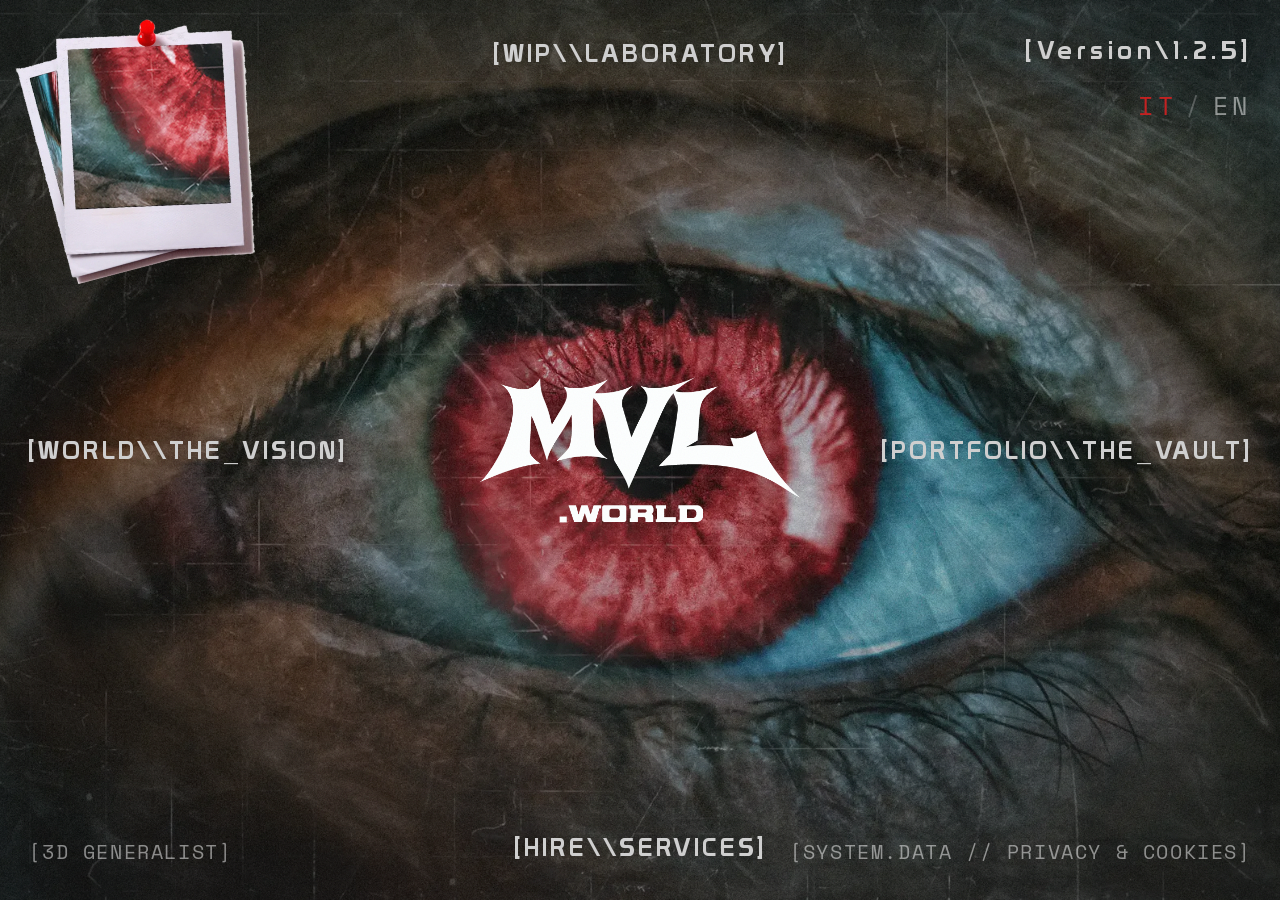
<file: index.html>
<!DOCTYPE html>
<html lang="en">
<head>
  <meta charset="UTF-8">
  <meta name="viewport" content="width=device-width, initial-scale=1.0, viewport-fit=cover">
  <title>MVL // CONTROL</title>
  <link rel="preconnect" href="https://fonts.googleapis.com">
  <link rel="preconnect" href="https://fonts.gstatic.com" crossorigin>
  <link rel="stylesheet" href="https://fonts.googleapis.com/css2?family=Space+Mono:ital,wght@0,400;0,700;1,400&display=swap">
  <link rel="stylesheet" href="css/style.css">
  <style>
    html, body {
      overflow: hidden;
      height: 100%;
      height: 100dvh;
    }

    /* ── BACKGROUND ── */
    .bg {
      position: fixed;
      inset: 0;
      background: url('assets/occhio.webp') center center / cover no-repeat;
      z-index: 0;
    }
    .bg::after {
      content: '';
      position: absolute;
      inset: 0;
      background: radial-gradient(ellipse at center, rgba(8,8,8,0.15) 0%, rgba(8,8,8,0.55) 100%);
    }

    /* ── SHELL ── */
    .shell {
      position: relative;
      z-index: 1;
      width: 100vw;
      height: 100vh;
      height: 100dvh;
    }

    /* ── NAV LINKS — tutto in vw per scaling proporzionale ── */
    .nav-link {
      font-family: 'Prototype', var(--font);
      font-size: min(2.22vw, 32px);
      letter-spacing: 0.38em;
      text-transform: uppercase;
      color: var(--text);
      background: none;
      border: none;
      padding: 0;
      white-space: nowrap;
      transition: color 0.25s;
    }
    .nav-link:hover {
      color: var(--teal);
      animation: glitch 0.4s steps(1) infinite;
    }

    @keyframes glitch {
      0%   { text-shadow: none; transform: translate(0); }
      20%  { text-shadow: -2px 0 var(--red), 2px 0 var(--teal); transform: translate(-1px, 0); }
      40%  { text-shadow: 2px 0 var(--red), -2px 0 var(--teal); transform: translate(1px, 0); clip-path: inset(10% 0 80% 0); }
      60%  { text-shadow: none; transform: translate(0); clip-path: none; }
      70%  { text-shadow: -3px 0 var(--teal); transform: translate(2px, 1px); }
      80%  { text-shadow: 3px 0 var(--red); transform: translate(-1px, 0); clip-path: inset(60% 0 20% 0); }
      100% { text-shadow: none; transform: translate(0); clip-path: none; }
    }

    /* ── TOP-LEFT: polaroid ── */
    .logo-polaroid {
      position: absolute;
      top: min(1.67vw, 24px);
      left: min(1.94vw, 28px);
      width: min(22.4vw, 322px);
      transform: rotate(-6deg);
    }
    .logo-polaroid img { width: 100%; }

    /* ── TOP-CENTER ── */
    .nav-top {
      position: absolute;
      top: min(2.22vw, 32px);
      left: 50%;
      transform: translateX(-50%);
    }

    /* ── TOP-RIGHT: badge versione ── */
    .sys-badges {
      position: absolute;
      top: min(1.94vw, 28px);
      right: min(2.22vw, 32px);
      display: flex;
      flex-direction: column;
      align-items: flex-end;
      gap: 6px;
    }
    .badge {
      font-family: 'Prototype', var(--font);
      font-size: min(2.22vw, 32px);
      letter-spacing: 0.18em;
      color: var(--text);
      cursor: default;
      transition: color 0.2s;
    }

    /* ── CENTER: logo ── */
    .center-block {
      position: absolute;
      top: 50%;
      left: 50%;
      transform: translate(-50%, -50%);
      display: flex;
      align-items: center;
      justify-content: center;
    }
    .scan-frame {
      position: relative;
      padding: min(1.67vw, 24px) min(2.5vw, 36px);
    }
    .center-logo {
      width: min(40.6vw, 585px);
      display: block;
      filter: drop-shadow(0 2px 20px rgba(0,0,0,0.5));
    }

    /* ── MIDDLE-LEFT ── */
    .nav-left {
      position: absolute;
      top: 50%;
      left: min(2.22vw, 32px);
      transform: translateY(-50%);
    }

    /* ── MIDDLE-RIGHT ── */
    .nav-right {
      position: absolute;
      top: 50%;
      right: min(2.22vw, 32px);
      transform: translateY(-50%);
    }

    /* ── BOTTOM-CENTER ── */
    .nav-bottom {
      position: absolute;
      bottom: min(2.22vw, 32px);
      left: 50%;
      transform: translateX(-50%);
    }

    /* ── BOTTOM-LEFT: quote ── */
    .quote {
      position: absolute;
      bottom: min(2.22vw, 32px);
      left: min(2.22vw, 32px);
      font-family: var(--font);
      font-size: min(1.6vw, 23px);
      letter-spacing: 0.16em;
      color: var(--text-dim);
    }

    /* ── BOTTOM-RIGHT: privacy link ── */
    .system-data {
      position: absolute;
      bottom: min(2.22vw, 32px);
      right: min(2.22vw, 32px);
      font-family: var(--font);
      font-size: min(1.6vw, 23px);
      letter-spacing: 0.16em;
      color: var(--text-dim);
      cursor: pointer;
      transition: color 0.2s;
      text-decoration: none;
    }
    .system-data:hover { color: var(--red); }

    /* ── BUSSOLA COMPATTA — Mac / laptop / 1080p (1025–1700px) ──
       Stesso layout desktop, ma elementi rimpiccioliti così i link
       laterali non entrano nel logo e in basso non si sovrappongono. ── */
    @media (min-width: 1025px) and (max-width: 1700px) {
      .nav-link    { font-size: 25px; letter-spacing: 0.12em; }
      .center-logo { width: min(26vw, 320px); }
      .logo-polaroid { width: min(18vw, 240px); }
      .quote       { font-size: 20px; letter-spacing: 0.08em; }
      .system-data { font-size: 20px; letter-spacing: 0.08em; }
      .badge       { font-size: 25px; }
    }

    /* ── TABLET / SECONDO MONITOR / SCHERMI BASSI ──
       Il layout "bussola" assoluto serve solo a schermi grandi E alti.
       In tutti gli altri casi (tablet, Mac, finestre basse) si impila in
       colonna così niente si sovrappone. ── */
    @media (max-width: 1024px) {
      /* permetti lo scroll se serve, niente clipping */
      html, body { overflow-y: auto; }

      .shell {
        display: flex;
        flex-direction: column;
        align-items: center;
        justify-content: center;
        gap: 28px;
        min-height: 100vh;
        min-height: 100dvh;
        height: auto;
        padding: 90px 24px;
        box-sizing: border-box;
      }

      /* version resta in alto a destra */
      .sys-badges {
        position: absolute;
        top: 16px; right: 16px;
        gap: 4px;
      }
      .badge { font-size: 13px; letter-spacing: 0.14em; }

      /* [3D GENERALIST] in alto a sinistra */
      .quote {
        position: absolute;
        top: 16px; left: 16px;
        bottom: auto; right: auto;
        font-size: 13px;
        letter-spacing: 0.14em;
      }

      /* Nascondi decorativi che causano sovrapposizioni */
      .logo-polaroid, .system-data { display: none; }

      /* Nav e logo escono dal flusso assoluto → entrano nel flex */
      .nav-top, .nav-left, .nav-right, .nav-bottom,
      .center-block {
        position: static;
        transform: none;
        flex-shrink: 0;
      }

      /* Ordine: LABORATORY, THE_VAULT, logo, THE_VISION, SERVICES */
      .nav-top    { order: 1; }
      .nav-right  { order: 2; }
      .center-block { order: 3; }
      .nav-left   { order: 4; }
      .nav-bottom { order: 5; }

      .nav-link { font-size: 18px; letter-spacing: 0.22em; }
      .center-logo { width: min(48vw, 400px); }
      .scan-frame { padding: 8px 0; }
    }

    /* ── TELEFONO (≤768px) — testo più piccolo ── */
    @media (max-width: 768px) {
      .shell { gap: 18px; padding: 70px 16px; }
      .badge { font-size: 11px; letter-spacing: 0.12em; }
      .nav-link { font-size: 13px; letter-spacing: 0.16em; }
      .center-logo { width: 62vw; }
    }

    @media (prefers-reduced-motion: reduce) {
      .nav-link:hover { animation: none; }
    }
  </style>
</head>
<body>

  <div class="bg"></div>

  <div class="shell">

    <!-- top-left polaroid -->
    <a href="vault.html" class="logo-polaroid">
      <img src="assets/rettangolo11.webp" alt="MVL" loading="lazy">
    </a>

    <!-- top-center -->
    <div class="nav-top">
      <a href="laboratory.html" class="nav-link">[WIP\\LABORATORY]</a>
    </div>

    <!-- top-right badge -->
    <div class="sys-badges">
      <div class="badge" id="version-tag">[Version\1.0.0]</div>
      <div class="lang-toggle">
        <button data-lang="it" onclick="MVL_I18N.setLang('it')">IT</button>
        <span class="sep">/</span>
        <button data-lang="en" onclick="MVL_I18N.setLang('en')">EN</button>
      </div>
    </div>

    <!-- center logo with scan frame -->
    <div class="center-block">
      <div class="scan-frame">
        <img src="assets/1x/Risorsa 5.png" alt="MVL Logo" class="center-logo">
      </div>
    </div>

    <!-- middle-left -->
    <div class="nav-left">
      <a href="vision.html" class="nav-link">[WORLD\\THE_VISION]</a>
    </div>

    <!-- middle-right -->
    <div class="nav-right">
      <a href="vault.html" class="nav-link">[PORTFOLIO\\THE_VAULT]</a>
    </div>

    <!-- bottom-center -->
    <div class="nav-bottom">
      <a href="services.html" class="nav-link">[HIRE\\SERVICES]</a>
    </div>

    <!-- bottom-left label -->
    <div class="quote">[3D GENERALIST]</div>

    <!-- bottom-right privacy link -->
    <a href="privacy.html" class="system-data">[SYSTEM.DATA // PRIVACY &amp; COOKIES]</a>

  </div>

  <script src="js/i18n.js"></script>
  <script src="js/main.js"></script>
</body>
</html>
</file>
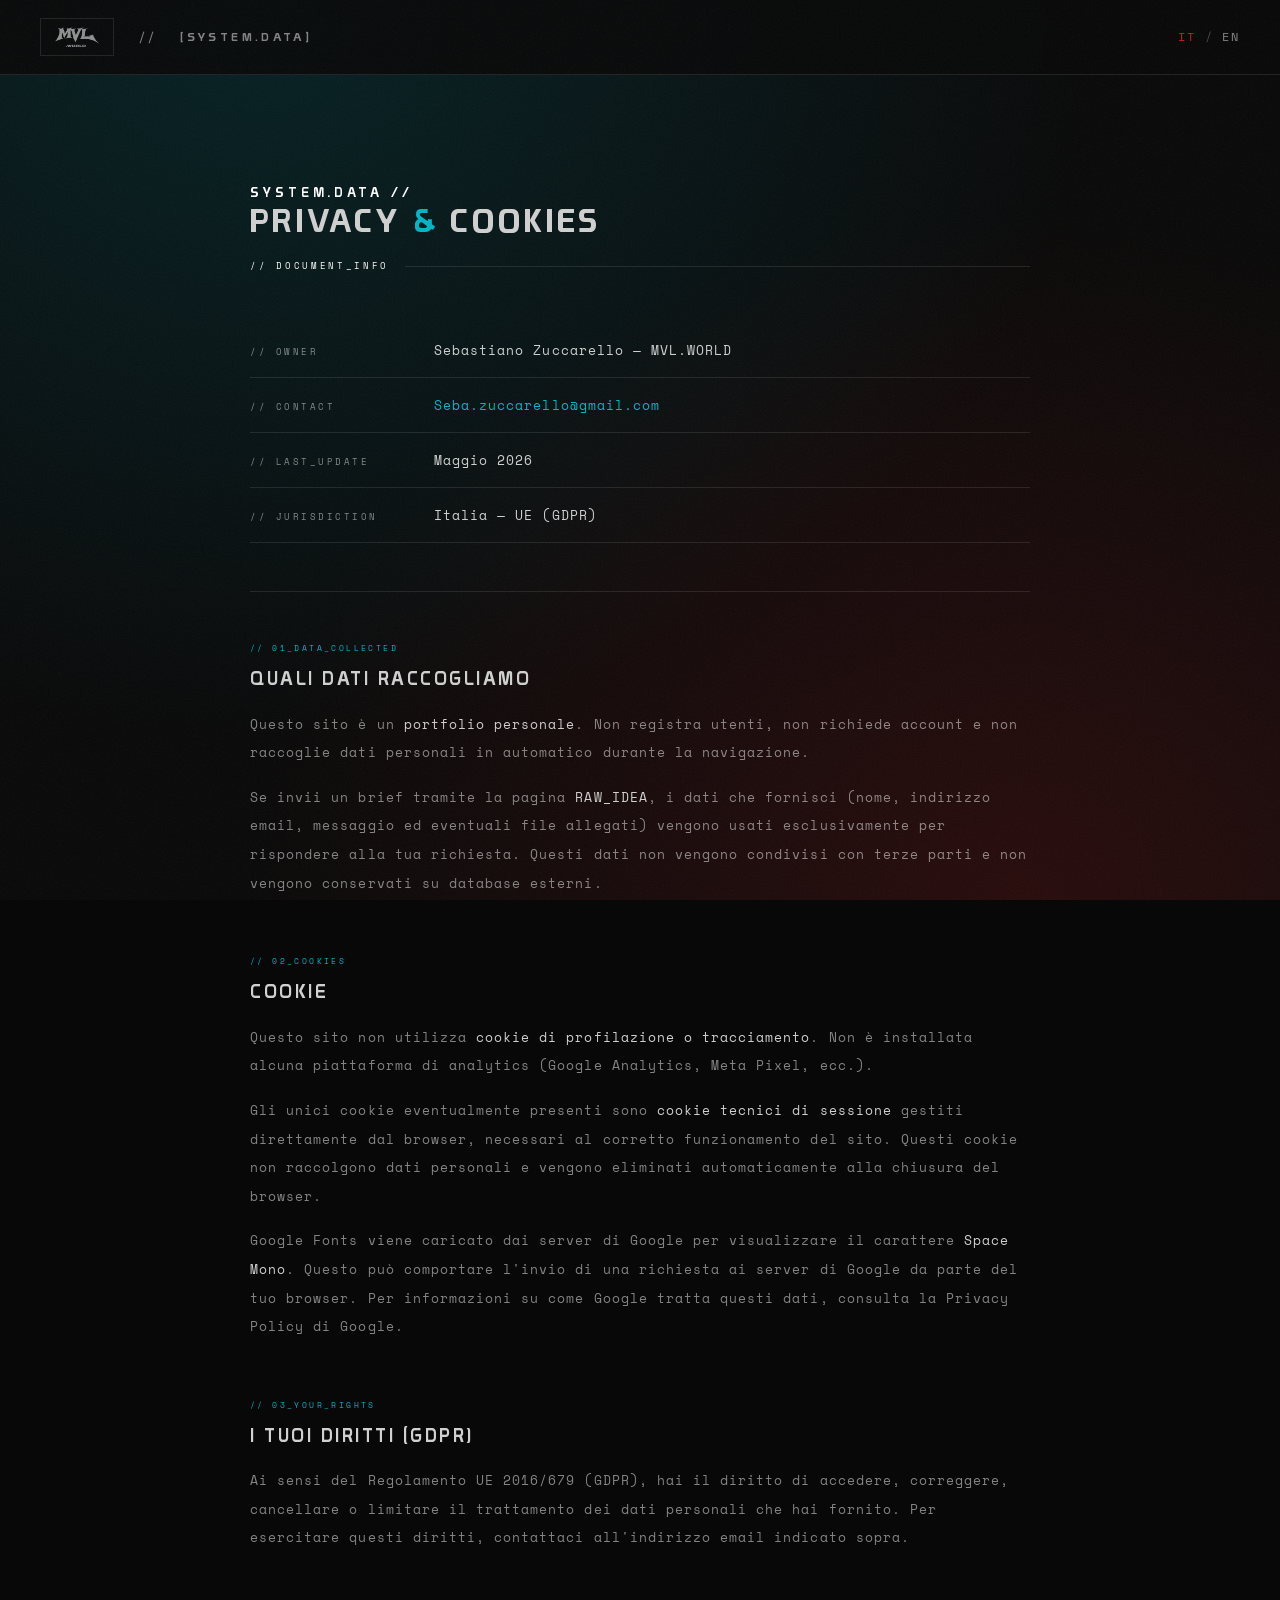
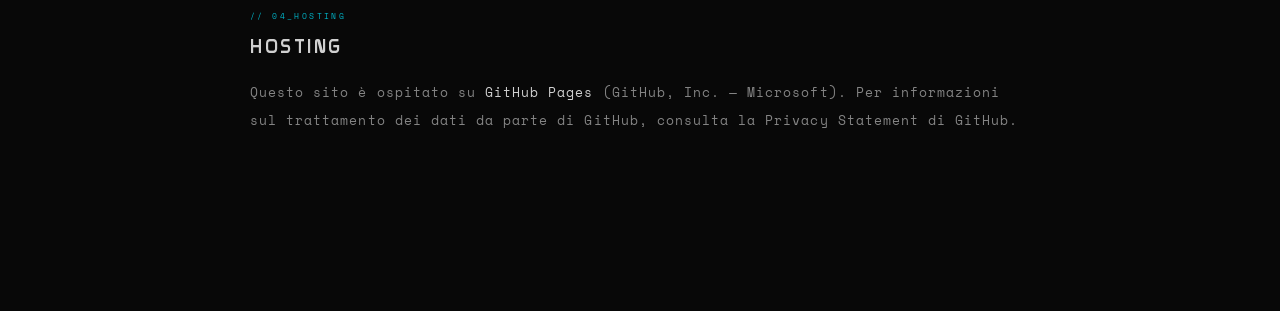
<file: privacy.html>
<!DOCTYPE html>
<html lang="en">
<head>
  <meta charset="UTF-8">
  <meta name="viewport" content="width=device-width, initial-scale=1.0, viewport-fit=cover">
  <title>MVL // SYSTEM.DATA</title>
  <link rel="preconnect" href="https://fonts.googleapis.com">
  <link rel="preconnect" href="https://fonts.gstatic.com" crossorigin>
  <link rel="stylesheet" href="https://fonts.googleapis.com/css2?family=Space+Mono:ital,wght@0,400;0,700;1,400&display=swap">
  <link rel="stylesheet" href="css/style.css">
  <style>
    body { overflow-x: hidden; }
    .page-title  { font-family: 'Prototype', var(--font); font-size: 12px; letter-spacing: 0.28em; color: var(--text-dim); }

    main {
      max-width: 860px;
      margin: 0 auto;
      padding: 80px 40px 120px;
    }

    .section-label {
      font-size: 9px;
      letter-spacing: 0.3em;
      color: #fff;
      margin-bottom: 48px;
      display: flex;
      align-items: center;
      gap: 16px;
    }
    .section-label::after { content: ''; flex: 1; height: 1px; background: var(--border); }

    .doc-block {
      margin-bottom: 56px;
    }

    .doc-tag {
      font-size: 8px;
      letter-spacing: 0.3em;
      color: var(--teal);
      margin-bottom: 12px;
    }

    .doc-title {
      font-family: 'Prototype', var(--font);
      font-size: 18px;
      letter-spacing: 0.14em;
      color: var(--text);
      text-transform: uppercase;
      margin-bottom: 20px;
      line-height: 1.2;
    }

    .doc-text {
      font-size: 13px;
      letter-spacing: 0.08em;
      color: var(--text-dim);
      line-height: 2.2;
    }
    .doc-text p { margin-bottom: 16px; }
    .doc-text em { color: var(--text); font-style: normal; }

    .doc-divider {
      height: 1px;
      background: var(--border);
      margin: 48px 0;
    }

    .meta-row {
      display: flex;
      align-items: baseline;
      gap: 24px;
      padding: 14px 0;
      border-bottom: 1px solid var(--border);
    }
    .meta-label {
      font-size: 9px;
      letter-spacing: 0.28em;
      color: var(--text-dim);
      text-transform: uppercase;
      flex-shrink: 0;
      width: 160px;
    }
    .meta-value {
      font-size: 13px;
      letter-spacing: 0.08em;
      color: var(--text);
    }
    .meta-value a { color: var(--teal); text-decoration: none; }
    .meta-value a:hover { color: #fff; }

    @media (max-width: 768px) {
      main { padding: 36px 16px 80px; }
      .meta-row { flex-direction: column; gap: 6px; }
      .meta-label { width: auto; }
    }
  </style>
</head>
<body class="mvl-bg-drift">

  <header class="mvl-header">
    <div class="header-left">
      <a href="index.html" class="back-link nav-link"><img src="assets/1x/Risorsa 5.png" alt="MVL" class="header-logo"></a>
      <span class="separator">//</span>
      <span class="page-title">[SYSTEM.DATA]</span>
    </div>
    <div class="header-right">
      <div class="lang-toggle">
        <button data-lang="it" onclick="MVL_I18N.setLang('it')">IT</button>
        <span class="sep">/</span>
        <button data-lang="en" onclick="MVL_I18N.setLang('en')">EN</button>
      </div>
    </div>
  </header>

  <main>
    <div class="page-top-label">
      <div>
        <div class="page-archive-title">SYSTEM.DATA //</div>
        <div class="page-main-title">PRIVACY <span>&amp;</span> COOKIES</div>
      </div>
    </div>

    <div class="section-label">// DOCUMENT_INFO</div>

    <div class="meta-row">
      <span class="meta-label">// OWNER</span>
      <span class="meta-value">Sebastiano Zuccarello — MVL.WORLD</span>
    </div>
    <div class="meta-row">
      <span class="meta-label">// CONTACT</span>
      <span class="meta-value"><a href="mailto:Seba.zuccarello@gmail.com">Seba.zuccarello@gmail.com</a></span>
    </div>
    <div class="meta-row">
      <span class="meta-label">// LAST_UPDATE</span>
      <span class="meta-value" data-i18n="priv.updated">Maggio 2026</span>
    </div>
    <div class="meta-row">
      <span class="meta-label">// JURISDICTION</span>
      <span class="meta-value" data-i18n="priv.jur">Italia — UE (GDPR)</span>
    </div>

    <div class="doc-divider"></div>

    <div class="doc-block">
      <div class="doc-tag">// 01_DATA_COLLECTED</div>
      <div class="doc-title" data-i18n="priv.t1">Quali dati raccogliamo</div>
      <div class="doc-text" data-i18n="priv.b1">
        <p>Questo sito è un <em>portfolio personale</em>. Non registra utenti, non richiede account e non raccoglie dati personali in automatico durante la navigazione.</p>
        <p>Se invii un brief tramite la pagina <em>RAW_IDEA</em>, i dati che fornisci (nome, indirizzo email, messaggio ed eventuali file allegati) vengono usati esclusivamente per rispondere alla tua richiesta. Questi dati non vengono condivisi con terze parti e non vengono conservati su database esterni.</p>
      </div>
    </div>

    <div class="doc-block">
      <div class="doc-tag">// 02_COOKIES</div>
      <div class="doc-title" data-i18n="priv.t2">Cookie</div>
      <div class="doc-text" data-i18n="priv.b2">
        <p>Questo sito non utilizza <em>cookie di profilazione o tracciamento</em>. Non è installata alcuna piattaforma di analytics (Google Analytics, Meta Pixel, ecc.).</p>
        <p>Gli unici cookie eventualmente presenti sono <em>cookie tecnici di sessione</em> gestiti direttamente dal browser, necessari al corretto funzionamento del sito. Questi cookie non raccolgono dati personali e vengono eliminati automaticamente alla chiusura del browser.</p>
        <p>Google Fonts viene caricato dai server di Google per visualizzare il carattere <em>Space Mono</em>. Questo può comportare l'invio di una richiesta ai server di Google da parte del tuo browser. Per informazioni su come Google tratta questi dati, consulta la <a href="https://policies.google.com/privacy" target="_blank" rel="noopener">Privacy Policy di Google</a>.</p>
      </div>
    </div>

    <div class="doc-block">
      <div class="doc-tag">// 03_YOUR_RIGHTS</div>
      <div class="doc-title" data-i18n="priv.t3">I tuoi diritti (GDPR)</div>
      <div class="doc-text" data-i18n="priv.b3">
        <p>Ai sensi del Regolamento UE 2016/679 (GDPR), hai il diritto di accedere, correggere, cancellare o limitare il trattamento dei dati personali che hai fornito. Per esercitare questi diritti, contattaci all'indirizzo email indicato sopra.</p>
      </div>
    </div>

    <div class="doc-block">
      <div class="doc-tag">// 04_HOSTING</div>
      <div class="doc-title" data-i18n="priv.t4">Hosting</div>
      <div class="doc-text" data-i18n="priv.b4">
        <p>Questo sito è ospitato su <em>GitHub Pages</em> (GitHub, Inc. — Microsoft). Per informazioni sul trattamento dei dati da parte di GitHub, consulta la <a href="https://docs.github.com/en/site-policy/privacy-policies/github-general-privacy-statement" target="_blank" rel="noopener">Privacy Statement di GitHub</a>.</p>
      </div>
    </div>

  </main>

  <script src="js/i18n.js"></script>
  <script src="js/main.js"></script>
</body>
</html>
</file>
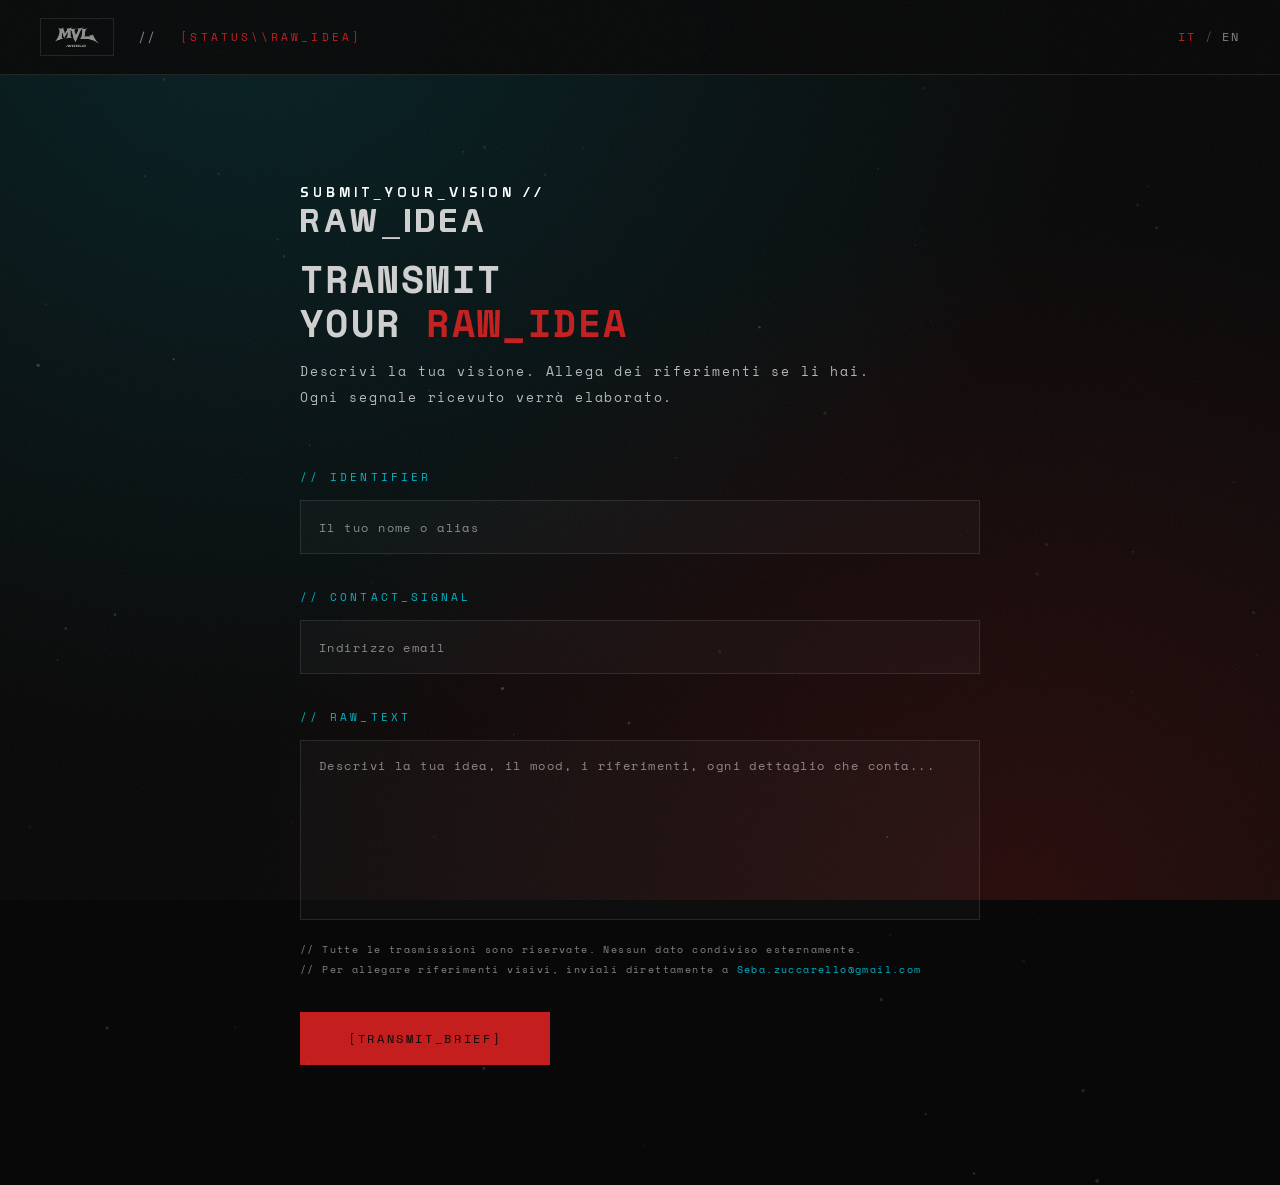
<file: raw-idea.html>
<!DOCTYPE html>
<html lang="en">
<head>
  <meta charset="UTF-8">
  <meta name="viewport" content="width=device-width, initial-scale=1.0, viewport-fit=cover">
  <title>MVL // STATUS\RAW_IDEA</title>
  <link rel="preconnect" href="https://fonts.googleapis.com">
  <link rel="preconnect" href="https://fonts.gstatic.com" crossorigin>
  <link rel="stylesheet" href="https://fonts.googleapis.com/css2?family=Space+Mono:ital,wght@0,400;0,700;1,400&display=swap">
  <link rel="stylesheet" href="css/style.css">
  <style>
    .page-title  { font-size: 11px; letter-spacing: 0.28em; color: var(--red); }

    main {
      max-width: 760px;
      margin: 0 auto;
      padding: 80px 40px 120px;
    }

    .section-label {
      font-size: 9px;
      letter-spacing: 0.3em;
      color: #fff;
      margin-bottom: 48px;
      display: flex;
      align-items: center;
      gap: 16px;
    }
    .section-label::after {
      content: '';
      flex: 1;
      height: 1px;
      background: var(--border);
    }

    .form-heading {
      font-size: 38px;
      font-weight: 700;
      letter-spacing: 0.06em;
      color: var(--text);
      text-transform: uppercase;
      margin-bottom: 14px;
      line-height: 1.15;
    }
    .form-heading span { color: var(--red); }

    .form-sub {
      font-size: 13px;
      letter-spacing: 0.14em;
      color: rgba(255,255,255,0.7);
      margin-bottom: 56px;
      line-height: 2;
    }

    /* ── FORM ── */
    .brief-form { display: flex; flex-direction: column; gap: 32px; }

    .field-group { display: flex; flex-direction: column; gap: 12px; }

    .field-label {
      font-size: 11px;
      letter-spacing: 0.28em;
      color: var(--teal);
      text-transform: uppercase;
    }

    .field-input,
    .field-textarea {
      background: rgba(255,255,255,0.025);
      border: 1px solid var(--border);
      color: var(--text);
      font-family: var(--font);
      font-size: 13px;
      letter-spacing: 0.1em;
      padding: 16px 18px;
      outline: none;
      transition: border-color 0.25s, background 0.25s;
      width: 100%;
      resize: none;
    }
    .field-input:focus,
    .field-textarea:focus {
      border-color: var(--teal-dim);
      background: rgba(0,180,200,0.04);
    }
    .field-input::placeholder,
    .field-textarea::placeholder {
      color: var(--text-dim);
      font-size: 12px;
      letter-spacing: 0.12em;
    }

    .field-textarea { height: 180px; }

    /* upload zone */
    .upload-zone {
      border: 1px dashed rgba(208,208,208,0.18);
      padding: 44px 20px;
      text-align: center;
      cursor: pointer;
      transition: border-color 0.25s, background 0.25s;
      position: relative;
    }
    .upload-zone:hover {
      border-color: var(--teal-dim);
      background: rgba(0,180,200,0.03);
    }
    .upload-zone input[type="file"] {
      position: absolute;
      inset: 0;
      opacity: 0;
      cursor: pointer;
      width: 100%;
      height: 100%;
    }
    .upload-icon {
      font-size: 11px;
      letter-spacing: 0.2em;
      color: var(--text-dim);
      line-height: 2.4;
    }
    .upload-icon strong {
      display: block;
      font-size: 13px;
      color: var(--text);
      margin-bottom: 8px;
      letter-spacing: 0.15em;
    }
    .upload-preview {
      display: flex;
      flex-wrap: wrap;
      gap: 8px;
      margin-top: 14px;
    }
    .preview-thumb {
      width: 72px;
      height: 72px;
      object-fit: cover;
      border: 1px solid var(--border);
      filter: saturate(0.6);
    }

    /* mode toggle */
    .mode-toggle {
      display: flex;
      gap: 0;
      border: 1px solid var(--border);
      width: fit-content;
    }
    .mode-btn {
      font-family: var(--font);
      font-size: 11px;
      letter-spacing: 0.2em;
      color: var(--text-dim);
      background: transparent;
      border: none;
      padding: 10px 22px;
      cursor: pointer;
      transition: color 0.2s, background 0.2s;
    }
    .mode-btn.active {
      color: var(--bg);
      background: var(--teal);
    }
    .mode-btn:not(.active):hover { color: var(--teal); }

    /* submit */
    .submit-btn {
      font-family: var(--font);
      font-size: 12px;
      letter-spacing: 0.22em;
      text-transform: uppercase;
      color: var(--bg);
      background: var(--red);
      border: none;
      padding: 18px 48px;
      cursor: pointer;
      width: fit-content;
      transition: background 0.25s, letter-spacing 0.25s;
    }
    .submit-btn:hover {
      background: #e02222;
      letter-spacing: 0.28em;
    }

    .form-note {
      font-size: 10px;
      letter-spacing: 0.14em;
      color: var(--text-dim);
      line-height: 2;
      margin-top: -12px;
    }

    /* ── TABLET (769–1100px) ── */
    @media (max-width: 1100px) {
      main { padding: 60px 32px 100px; }
    }

    /* ── MOBILE ── */
    @media (max-width: 768px) {
      main { padding: 32px 16px 80px; }

      .form-heading { font-size: clamp(22px, 7vw, 32px); }
      .form-sub { margin-bottom: 36px; }
      .upload-zone { padding: 28px 16px; }
      .mode-toggle { width: 100%; }
      .mode-btn { flex: 1; padding: 12px 8px; font-size: 10px; }
      .submit-btn { width: 100%; text-align: center; padding: 18px 24px; }
    }
  </style>
</head>
<body class="mvl-bg-drift">

  <canvas id="dust-canvas"></canvas>

  <header class="mvl-header">
    <div class="header-left">
      <a href="index.html" class="back-link nav-link"><img src="assets/1x/Risorsa 5.png" alt="MVL" class="header-logo"></a>
      <span class="separator">//</span>
      <span class="page-title">[STATUS\\RAW_IDEA]</span>
    </div>
    <div class="header-right">
      <div class="lang-toggle">
        <button data-lang="it" onclick="MVL_I18N.setLang('it')">IT</button>
        <span class="sep">/</span>
        <button data-lang="en" onclick="MVL_I18N.setLang('en')">EN</button>
      </div>
    </div>
  </header>

  <main>
    <div class="page-top-label">
      <div>
        <div class="page-archive-title">SUBMIT_YOUR_VISION //</div>
        <div class="page-main-title">RAW_IDEA</div>
      </div>
    </div>

    <div class="form-heading">TRANSMIT<br>YOUR <span>RAW_IDEA</span></div>
    <div class="form-sub" data-i18n="raw.sub">
      Descrivi la tua visione. Allega dei riferimenti se li hai.<br>
      Ogni segnale ricevuto verrà elaborato.
    </div>

    <form class="brief-form" id="brief-form">

      <div class="field-group" id="name-field">
        <label class="field-label" for="input-name">// IDENTIFIER</label>
        <input type="text" id="input-name" name="name" class="field-input" placeholder="Il tuo nome o alias" data-i18n-ph="raw.phName" autocomplete="off">
      </div>

      <div class="field-group" id="contact-field">
        <label class="field-label" for="input-email">// CONTACT_SIGNAL</label>
        <input type="email" id="input-email" name="email" class="field-input" placeholder="Indirizzo email" data-i18n-ph="raw.phEmail" autocomplete="off">
      </div>

      <div class="field-group">
        <label class="field-label" for="input-text">// RAW_TEXT</label>
        <textarea id="input-text" name="message" class="field-textarea" placeholder="Descrivi la tua idea, il mood, i riferimenti, ogni dettaglio che conta..." data-i18n-ph="raw.phText"></textarea>
      </div>

      <div class="form-note" data-i18n="raw.note">
        // Tutte le trasmissioni sono riservate. Nessun dato condiviso esternamente.<br>
        // Per allegare riferimenti visivi, inviali direttamente a <a href="mailto:Seba.zuccarello@gmail.com" style="color:var(--teal);text-decoration:none;">Seba.zuccarello@gmail.com</a>
      </div>

      <button type="submit" class="submit-btn">[TRANSMIT_BRIEF]</button>

    </form>
  </main>

  <script src="js/i18n.js"></script>
  <script src="js/main.js"></script>
  <script src="js/dust.js"></script>
  <script>
    /* form submit — Web3Forms */
    const WEB3_KEY = '43d6a53f-6f24-474f-9ec8-cc85fae14844';

    document.getElementById('brief-form').addEventListener('submit', async e => {
      e.preventDefault();

      const btn     = document.querySelector('.submit-btn');
      const name    = document.getElementById('input-name').value.trim();
      const email   = document.getElementById('input-email').value.trim();
      const message = document.getElementById('input-text').value.trim();

      if (!name || !email || !message) {
        btn.textContent = '[// MISSING FIELDS]';
        setTimeout(() => { btn.textContent = '[TRANSMIT_BRIEF]'; }, 2000);
        return;
      }

      btn.textContent = '[// TRANSMITTING...]';
      btn.disabled = true;

      try {
        const fd = new FormData();
        fd.append('access_key', WEB3_KEY);
        fd.append('subject',    `[RAW_IDEA] ${name}`);
        fd.append('name',       name);
        fd.append('email',      email);
        fd.append('message',    message);
        fd.append('replyto',    email);

        const res = await fetch('https://api.web3forms.com/submit', {
          method: 'POST',
          headers: { 'Accept': 'application/json' },
          body: fd,
        });

        const data = await res.json();

        if (data.success) {
          btn.textContent = '[// TRANSMISSION RECEIVED]';
          document.getElementById('brief-form').reset();
        } else {
          throw new Error(data.message);
        }
      } catch {
        btn.textContent = '[// ERROR — RETRY]';
        btn.disabled = false;
        setTimeout(() => { btn.textContent = '[TRANSMIT_BRIEF]'; }, 3000);
      }
    });
  </script>
</body>
</html>
</file>
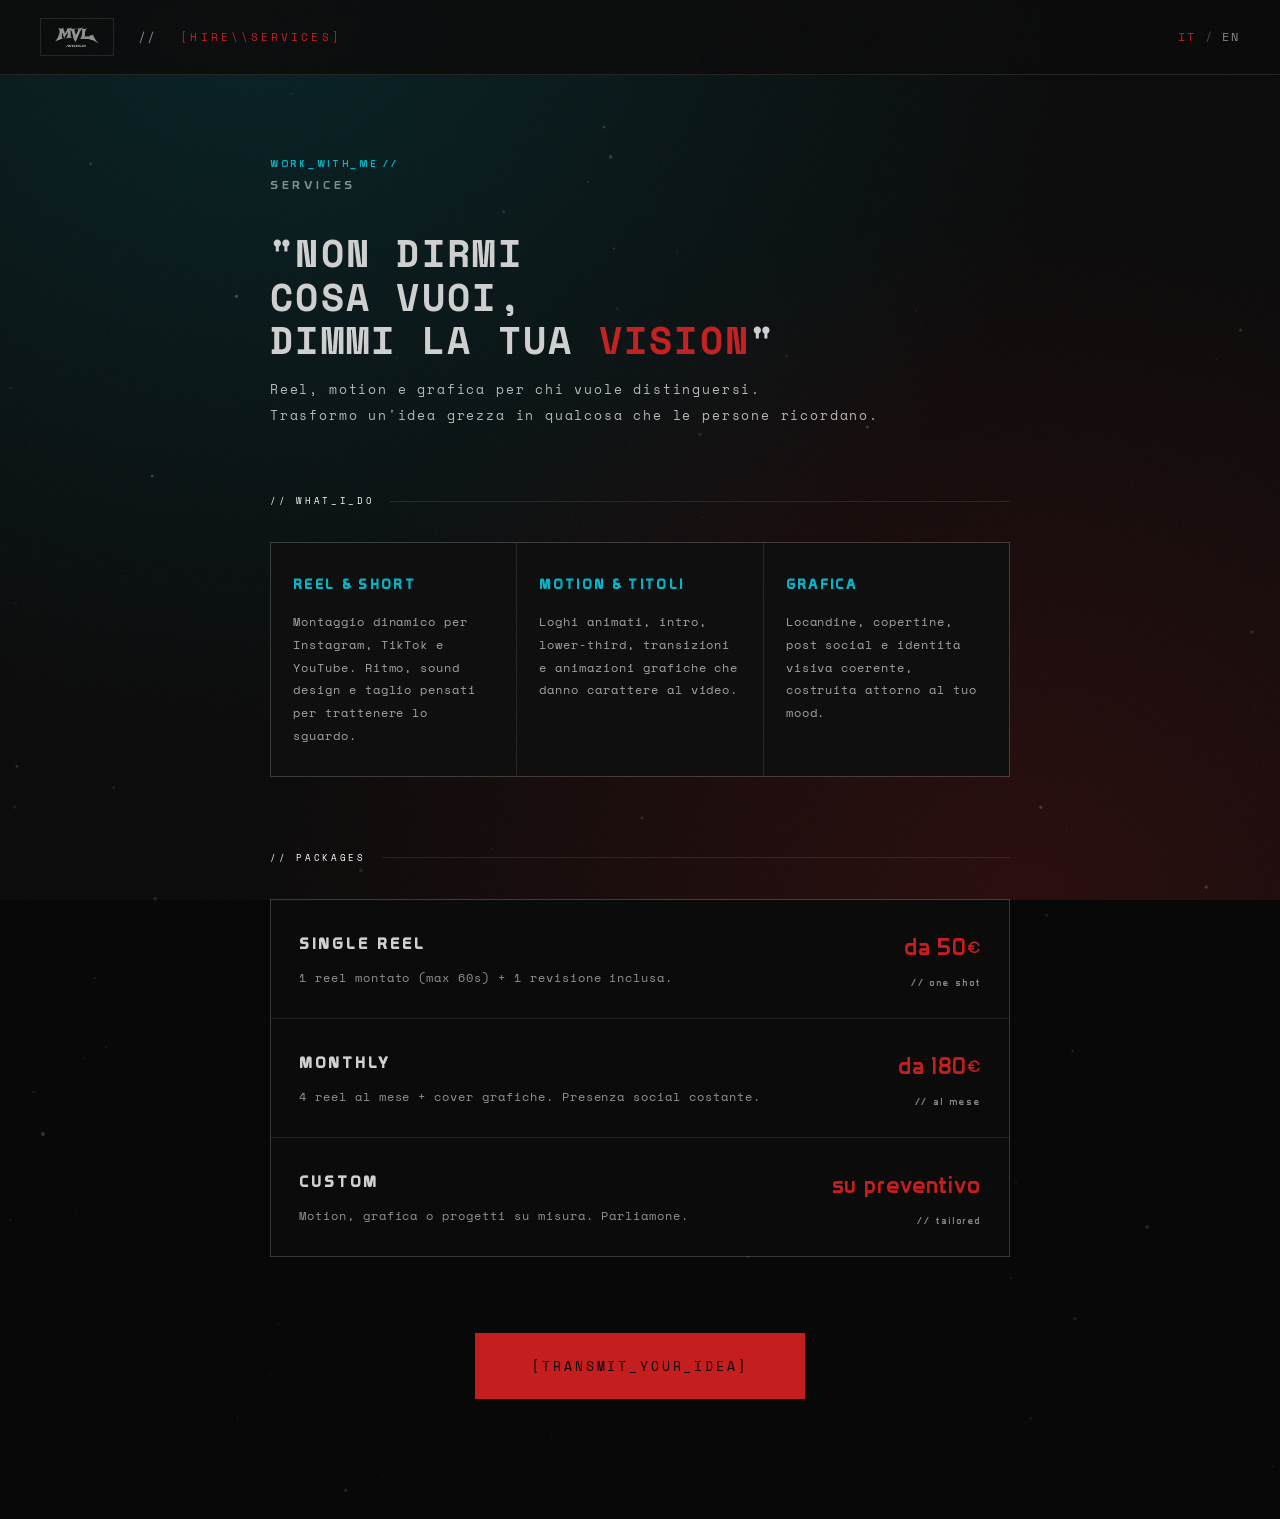
<file: services.html>
<!DOCTYPE html>
<html lang="en">
<head>
  <meta charset="UTF-8">
  <meta name="viewport" content="width=device-width, initial-scale=1.0, viewport-fit=cover">
  <title>MVL // HIRE\SERVICES</title>
  <link rel="preconnect" href="https://fonts.googleapis.com">
  <link rel="preconnect" href="https://fonts.gstatic.com" crossorigin>
  <link rel="stylesheet" href="https://fonts.googleapis.com/css2?family=Space+Mono:ital,wght@0,400;0,700;1,400&display=swap">
  <link rel="stylesheet" href="css/style.css">
  <style>
    .page-title  { font-size: 11px; letter-spacing: 0.28em; color: var(--red); }

    main {
      max-width: 820px;
      margin: 0 auto;
      padding: 80px 40px 120px;
      position: relative;
      z-index: 2;
    }

    .page-archive-title { font-size: 9px; letter-spacing: 0.3em; color: var(--teal); margin-bottom: 6px; }
    .page-main-title    { font-family: 'Prototype', var(--font); font-size: 12px; letter-spacing: 0.3em; color: var(--text-dim); margin-bottom: 40px; }

    .form-heading {
      font-size: 38px;
      font-weight: 700;
      letter-spacing: 0.06em;
      color: var(--text);
      text-transform: uppercase;
      margin-bottom: 14px;
      line-height: 1.15;
    }
    .form-heading span { color: var(--red); }

    .form-sub {
      font-size: 13px;
      letter-spacing: 0.14em;
      color: rgba(255,255,255,0.7);
      margin-bottom: 64px;
      line-height: 2;
    }

    /* ── SERVICES LIST ── */
    .section-label {
      font-size: 9px;
      letter-spacing: 0.3em;
      color: #fff;
      margin-bottom: 32px;
      display: flex;
      align-items: center;
      gap: 16px;
    }
    .section-label::after {
      content: '';
      flex: 1;
      height: 1px;
      background: var(--border);
    }

    .svc-grid {
      display: grid;
      grid-template-columns: repeat(3, 1fr);
      gap: 1px;
      background: var(--border);
      border: 1px solid var(--border);
      margin-bottom: 72px;
    }
    .svc-cell {
      background: #0b0b0b;
      padding: 28px 22px;
    }
    .svc-cell h3 {
      font-family: 'Prototype', var(--font);
      font-size: 13px;
      letter-spacing: 0.18em;
      color: var(--teal);
      text-transform: uppercase;
      margin-bottom: 14px;
    }
    .svc-cell p {
      font-size: 12px;
      letter-spacing: 0.08em;
      color: rgba(255,255,255,0.62);
      line-height: 1.9;
    }

    /* ── PACKAGES ── */
    .pkg-list { display: flex; flex-direction: column; gap: 1px; background: var(--border); border: 1px solid var(--border); margin-bottom: 64px; }
    .pkg {
      background: #0b0b0b;
      display: flex;
      align-items: center;
      justify-content: space-between;
      gap: 24px;
      padding: 26px 28px;
      transition: background 0.25s;
    }
    .pkg:hover { background: rgba(0,180,200,0.04); }
    .pkg-info h4 {
      font-family: 'Prototype', var(--font);
      font-size: 15px;
      letter-spacing: 0.2em;
      color: var(--text);
      text-transform: uppercase;
      margin-bottom: 8px;
    }
    .pkg-info p { font-size: 12px; letter-spacing: 0.08em; color: rgba(255,255,255,0.55); line-height: 1.8; }
    .pkg-price {
      font-family: 'Prototype', var(--font);
      font-size: 22px;
      letter-spacing: 0.04em;
      color: var(--red);
      white-space: nowrap;
    }
    .pkg-price small { display: block; font-size: 9px; letter-spacing: 0.18em; color: var(--text-dim); text-align: right; margin-top: 4px; }

    /* ── CTA ── */
    .cta-block { text-align: center; padding-top: 12px; }
    .cta-line {
      font-family: 'PunkBabe', var(--font);
      font-size: 34px;
      line-height: 1.05;
      color: var(--text);
      margin-bottom: 32px;
    }
    .cta-btn {
      display: inline-block;
      font-family: var(--font);
      font-size: 13px;
      letter-spacing: 0.22em;
      text-transform: uppercase;
      color: var(--bg);
      background: var(--red);
      border: none;
      padding: 20px 56px;
      cursor: pointer;
      text-decoration: none;
      transition: background 0.25s, letter-spacing 0.25s;
    }
    .cta-btn:hover { background: #e02222; letter-spacing: 0.3em; }
    .cta-alt {
      margin-top: 26px;
      font-size: 11px;
      letter-spacing: 0.14em;
      color: var(--text-dim);
      line-height: 2.2;
    }
    .cta-alt a { color: var(--teal); text-decoration: none; }
    .cta-alt a:hover { color: var(--text); }

    /* ── TABLET ── */
    @media (max-width: 1100px) { main { padding: 60px 32px 100px; } }

    /* ── MOBILE ── */
    @media (max-width: 768px) {
      main { padding: 32px 16px 80px; }
      .form-heading { font-size: clamp(22px, 7vw, 32px); }
      .form-sub { margin-bottom: 44px; }
      .svc-grid { grid-template-columns: 1fr; }
      .pkg { flex-direction: column; align-items: flex-start; gap: 14px; }
      .pkg-price { align-self: flex-end; }
      .cta-line { font-size: 26px; }
      .cta-btn { width: 100%; text-align: center; padding: 18px 24px; }
    }
  </style>
</head>
<body class="mvl-bg-drift">

  <canvas id="dust-canvas"></canvas>

  <header class="mvl-header">
    <div class="header-left">
      <a href="index.html" class="back-link nav-link"><img src="assets/1x/Risorsa 5.png" alt="MVL" class="header-logo"></a>
      <span class="separator">//</span>
      <span class="page-title">[HIRE\\SERVICES]</span>
    </div>
    <div class="header-right">
      <div class="lang-toggle">
        <button data-lang="it" onclick="MVL_I18N.setLang('it')">IT</button>
        <span class="sep">/</span>
        <button data-lang="en" onclick="MVL_I18N.setLang('en')">EN</button>
      </div>
    </div>
  </header>

  <main>
    <div class="page-archive-title">WORK_WITH_ME //</div>
    <div class="page-main-title">SERVICES</div>

    <div class="form-heading" data-i18n="svc.heading">"NON DIRMI<br>COSA VUOI,<br>DIMMI LA TUA <span>VISION</span>"</div>
    <div class="form-sub" data-i18n="svc.sub">
      Reel, motion e grafica per chi vuole distinguersi.<br>
      Trasformo un'idea grezza in qualcosa che le persone ricordano.
    </div>

    <!-- SERVICES -->
    <div class="section-label">// WHAT_I_DO</div>
    <div class="svc-grid">
      <div class="svc-cell">
        <h3>Reel &amp; Short</h3>
        <p data-i18n="svc.c1p">Montaggio dinamico per Instagram, TikTok e YouTube. Ritmo, sound design e taglio pensati per trattenere lo sguardo.</p>
      </div>
      <div class="svc-cell">
        <h3 data-i18n="svc.c2h">Motion &amp; Titoli</h3>
        <p data-i18n="svc.c2p">Loghi animati, intro, lower-third, transizioni e animazioni grafiche che danno carattere al video.</p>
      </div>
      <div class="svc-cell">
        <h3 data-i18n="svc.c3h">Grafica</h3>
        <p data-i18n="svc.c3p">Locandine, copertine, post social e identità visiva coerente, costruita attorno al tuo mood.</p>
      </div>
    </div>

    <!-- PACKAGES -->
    <div class="section-label">// PACKAGES</div>
    <div class="pkg-list">
      <div class="pkg">
        <div class="pkg-info">
          <h4>Single Reel</h4>
          <p data-i18n="svc.p1">1 reel montato (max 60s) + 1 revisione inclusa.</p>
        </div>
        <div class="pkg-price"><span data-i18n="svc.pr1">da 50€</span><small>// one shot</small></div>
      </div>
      <div class="pkg">
        <div class="pkg-info">
          <h4>Monthly</h4>
          <p data-i18n="svc.p2">4 reel al mese + cover grafiche. Presenza social costante.</p>
        </div>
        <div class="pkg-price"><span data-i18n="svc.pr2">da 180€</span><small data-i18n="svc.pr2s">// al mese</small></div>
      </div>
      <div class="pkg">
        <div class="pkg-info">
          <h4>Custom</h4>
          <p data-i18n="svc.p3">Motion, grafica o progetti su misura. Parliamone.</p>
        </div>
        <div class="pkg-price"><span data-i18n="svc.pr3">su preventivo</span><small>// tailored</small></div>
      </div>
    </div>

    <!-- CTA → RAW_IDEA -->
    <div class="cta-block">
      <a href="raw-idea.html" class="cta-btn">[TRANSMIT_YOUR_IDEA]</a>
    </div>

  </main>

  <script src="js/i18n.js"></script>
  <script src="js/main.js"></script>
  <script src="js/dust.js"></script>
</body>
</html>
</file>
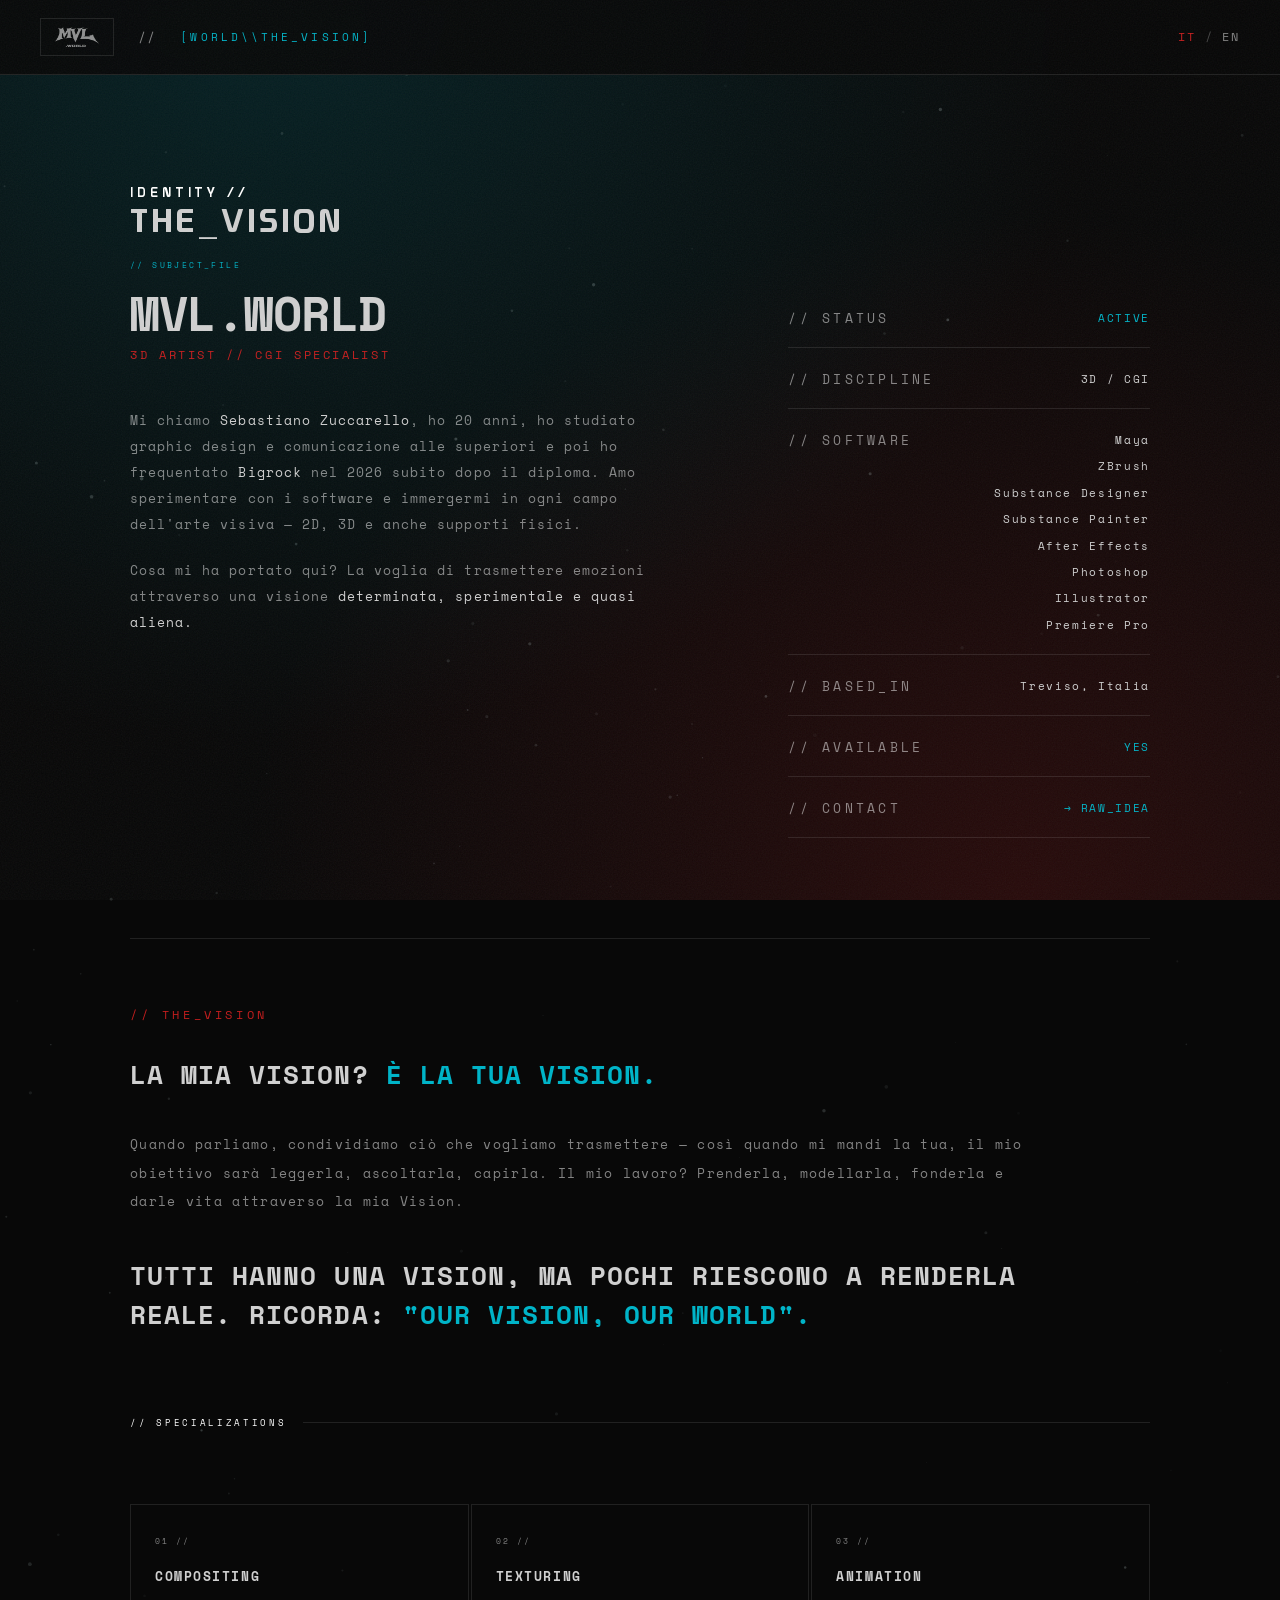
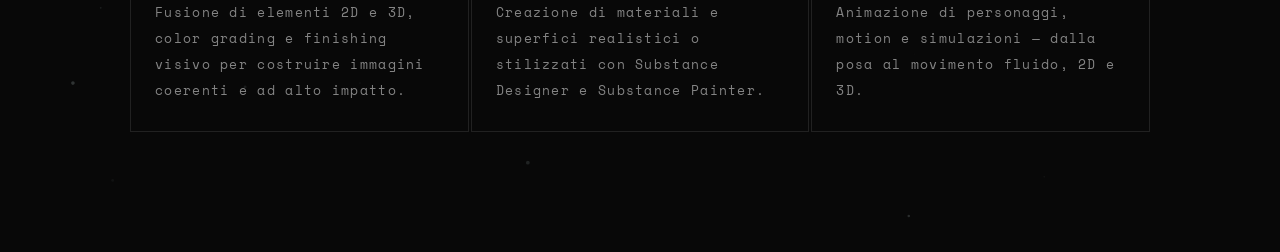
<file: vision.html>
<!DOCTYPE html>
<html lang="en">
<head>
  <meta charset="UTF-8">
  <meta name="viewport" content="width=device-width, initial-scale=1.0, viewport-fit=cover">
  <title>MVL // WORLD\THE_VISION</title>
  <link rel="preconnect" href="https://fonts.googleapis.com">
  <link rel="preconnect" href="https://fonts.gstatic.com" crossorigin>
  <link rel="stylesheet" href="https://fonts.googleapis.com/css2?family=Space+Mono:ital,wght@0,400;0,700;1,400&display=swap">
  <link rel="stylesheet" href="css/style.css">
  <style>
    .page-title  { font-size: 11px; letter-spacing: 0.28em; color: var(--teal); }

    main {
      max-width: 1100px;
      margin: 0 auto;
      padding: 80px 40px 120px;
    }

    .section-label {
      font-size: 9px;
      letter-spacing: 0.3em;
      color: #fff;
      margin-bottom: 72px;
      display: flex;
      align-items: center;
      gap: 16px;
    }
    .section-label::after {
      content: '';
      flex: 1;
      height: 1px;
      background: var(--border);
    }

    /* ── HERO BIO BLOCK ── */
    .bio-hero {
      display: grid;
      grid-template-columns: 1.6fr 1fr;
      gap: 80px;
      align-items: start;
      margin-bottom: 100px;
    }

    .bio-left {}

    .bio-label {
      font-size: 8px;
      letter-spacing: 0.3em;
      color: var(--teal);
      margin-bottom: 16px;
    }

    .bio-name {
      font-size: 48px;
      font-weight: 700;
      letter-spacing: -0.01em;
      color: var(--text);
      line-height: 1;
      margin-bottom: 6px;
      text-transform: uppercase;
    }

    .bio-role {
      font-size: 12px;
      letter-spacing: 0.22em;
      color: var(--red);
      margin-bottom: 40px;
      text-transform: uppercase;
    }

    .bio-text {
      font-size: 13px;
      letter-spacing: 0.08em;
      color: var(--text-dim);
      line-height: 2;
    }
    .bio-text p { margin-bottom: 20px; }
    .bio-text em {
      color: var(--text);
      font-style: normal;
    }

    /* placeholder text */
    .bio-placeholder {
      font-size: 10px;
      letter-spacing: 0.15em;
      color: #2a2a2a;
      line-height: 2.8;
      border: 1px dashed #1e1e1e;
      padding: 24px;
    }

    .bio-right {
      display: flex;
      flex-direction: column;
      gap: 2px;
      padding-top: 32px;
    }

    /* stat rows */
    .stat-row {
      display: flex;
      align-items: center;
      justify-content: space-between;
      padding: 16px 0;
      border-bottom: 1px solid var(--border);
    }
    .stat-label {
      font-size: 13px;
      letter-spacing: 0.25em;
      color: var(--text-dim);
      text-transform: uppercase;
    }
    .stat-value {
      font-size: 11px;
      letter-spacing: 0.15em;
      color: var(--text);
    }
    .stat-value.highlight { color: var(--teal); }

    /* software row: label allineata in alto, lista in colonna */
    .stat-row--top {
      align-items: flex-start;
      gap: 48px;
    }
    .stat-value--col {
      text-align: right;
      line-height: 2.4;
      flex-shrink: 0;
    }

    /* ── VISION STATEMENT ── */
    .vision-block {
      border-top: 1px solid var(--border);
      padding-top: 64px;
      margin-bottom: 80px;
    }

    .vision-tag {
      font-size: 12px;
      letter-spacing: 0.3em;
      color: var(--red);
      margin-bottom: 28px;
    }

    .vision-quote {
      font-size: 26px;
      font-weight: 700;
      letter-spacing: 0.04em;
      color: var(--text);
      line-height: 1.5;
      text-transform: uppercase;
      max-width: 900px;
    }
    .vision-quote span { color: var(--teal); }

    .vision-body {
      font-size: 13px;
      font-weight: 400;
      letter-spacing: 0.1em;
      color: var(--text-dim);
      line-height: 2.2;
      text-transform: none;
      max-width: 900px;
      margin-top: 36px;
    }
    .vision-body span { color: var(--teal); }

    /* placeholder */
    .vision-placeholder {
      font-size: 10px;
      letter-spacing: 0.15em;
      color: #2a2a2a;
      border: 1px dashed #1e1e1e;
      padding: 24px;
      line-height: 2.6;
      margin-top: 24px;
    }

    /* ── DISCIPLINES ── */
    .disciplines {
      display: grid;
      grid-template-columns: repeat(3, 1fr);
      gap: 2px;
      margin-top: 60px;
    }

    .discipline-item {
      border: 1px solid var(--border);
      padding: 28px 24px;
      transition: border-color 0.25s, background 0.25s;
    }
    .discipline-item:hover {
      border-color: var(--teal-dim);
      background: rgba(0,180,200,0.03);
    }
    .discipline-num {
      font-size: 8px;
      letter-spacing: 0.25em;
      color: var(--text-dim);
      margin-bottom: 14px;
    }
    .discipline-name {
      font-size: 13px;
      font-weight: 700;
      letter-spacing: 0.12em;
      color: var(--text);
      text-transform: uppercase;
      margin-bottom: 10px;
    }
    .discipline-desc {
      font-size: 13px;
      letter-spacing: 0.1em;
      color: var(--text-dim);
      line-height: 2;
    }

    /* ── TABLET (769–1100px) ── */
    @media (max-width: 1100px) {
      .bio-hero { grid-template-columns: 1fr 1fr; gap: 48px; }
      .bio-name { font-size: 36px; }
      .vision-quote { font-size: 22px; }
      .disciplines { grid-template-columns: repeat(3, 1fr); }
    }

    /* ── MOBILE ── */
    @media (max-width: 768px) {
      main { padding: 32px 16px 80px; }

      .bio-hero {
        grid-template-columns: 1fr;
        gap: 32px;
        margin-bottom: 48px;
      }
      .bio-name { font-size: clamp(26px, 8vw, 40px); }
      .bio-role { margin-bottom: 28px; }

      .vision-quote { font-size: clamp(16px, 5vw, 22px); }

      .stat-row--top { gap: 16px; }
      .stat-value--col { font-size: 11px; line-height: 2; }

      .disciplines { grid-template-columns: 1fr; margin-top: 28px; }
      .discipline-item { padding: 20px 16px; }
    }
  </style>
</head>
<body class="mvl-bg-drift">

  <canvas id="dust-canvas"></canvas>

  <header class="mvl-header">
    <div class="header-left">
      <a href="index.html" class="back-link nav-link"><img src="assets/1x/Risorsa 5.png" alt="MVL" class="header-logo"></a>
      <span class="separator">//</span>
      <span class="page-title">[WORLD\\THE_VISION]</span>
    </div>
    <div class="header-right">
      <div class="lang-toggle">
        <button data-lang="it" onclick="MVL_I18N.setLang('it')">IT</button>
        <span class="sep">/</span>
        <button data-lang="en" onclick="MVL_I18N.setLang('en')">EN</button>
      </div>
    </div>
  </header>

  <main>
    <div class="page-top-label">
      <div>
        <div class="page-archive-title">IDENTITY //</div>
        <div class="page-main-title">THE_VISION</div>
      </div>
    </div>

    <!-- BIO HERO -->
    <div class="bio-hero">
      <div class="bio-left">
        <div class="bio-label">// SUBJECT_FILE</div>
        <div class="bio-name">MVL.WORLD</div>
        <div class="bio-role">3D Artist // CGI Specialist</div>

        <div class="bio-text" data-i18n="vis.bio">
          <p>Mi chiamo <em>Sebastiano Zuccarello</em>, ho 20 anni, ho studiato graphic design e comunicazione alle superiori e poi ho frequentato <em>Bigrock</em> nel 2026 subito dopo il diploma. Amo sperimentare con i software e immergermi in ogni campo dell'arte visiva — 2D, 3D e anche supporti fisici.</p>
          <p>Cosa mi ha portato qui? La voglia di trasmettere emozioni attraverso una visione <em>determinata, sperimentale e quasi aliena.</em></p>
        </div>
      </div>

      <div class="bio-right">
        <div class="stat-row">
          <span class="stat-label">// STATUS</span>
          <span class="stat-value highlight">ACTIVE</span>
        </div>
        <div class="stat-row">
          <span class="stat-label">// DISCIPLINE</span>
          <span class="stat-value">3D / CGI</span>
        </div>
        <div class="stat-row stat-row--top">
          <span class="stat-label">// SOFTWARE</span>
          <span class="stat-value stat-value--col">Maya<br>ZBrush<br>Substance Designer<br>Substance Painter<br>After Effects<br>Photoshop<br>Illustrator<br>Premiere Pro</span>
        </div>
        <div class="stat-row">
          <span class="stat-label">// BASED_IN</span>
          <span class="stat-value" data-i18n="vis.based">Treviso, Italia</span>
        </div>
        <div class="stat-row">
          <span class="stat-label">// AVAILABLE</span>
          <span class="stat-value highlight">YES</span>
        </div>
        <div class="stat-row">
          <span class="stat-label">// CONTACT</span>
          <a href="raw-idea.html" class="stat-value" style="color:var(--teal);text-decoration:none;transition:opacity 0.2s;" onmouseover="this.style.opacity='.7'" onmouseout="this.style.opacity='1'">→ RAW_IDEA</a>
        </div>
      </div>
    </div>

    <!-- VISION STATEMENT -->
    <div class="vision-block">
      <div class="vision-tag">// THE_VISION</div>
      <div class="vision-quote" data-i18n="vis.q1">
        La mia Vision? <span>È la tua Vision.</span>
      </div>
      <p class="vision-body" data-i18n="vis.body">
        Quando parliamo, condividiamo ciò che vogliamo trasmettere — così quando mi mandi la tua, il mio obiettivo sarà leggerla, ascoltarla, capirla. Il mio lavoro? Prenderla, modellarla, fonderla e darle vita attraverso la mia Vision.
      </p>
      <div class="vision-quote" style="margin-top: 40px;" data-i18n="vis.q2">
        Tutti hanno una Vision, ma pochi riescono a renderla reale. Ricorda: <span>"OUR VISION, OUR WORLD".</span>
      </div>
    </div>

    <!-- SPECIALIZATIONS -->
    <div class="section-label">// SPECIALIZATIONS</div>
    <div class="disciplines">
      <div class="discipline-item">
        <div class="discipline-num">01 //</div>
        <div class="discipline-name">COMPOSITING</div>
        <div class="discipline-desc" data-i18n="vis.d1">Fusione di elementi 2D e 3D, color grading e finishing visivo per costruire immagini coerenti e ad alto impatto.</div>
      </div>
      <div class="discipline-item">
        <div class="discipline-num">02 //</div>
        <div class="discipline-name">TEXTURING</div>
        <div class="discipline-desc" data-i18n="vis.d2">Creazione di materiali e superfici realistici o stilizzati con Substance Designer e Substance Painter.</div>
      </div>
      <div class="discipline-item">
        <div class="discipline-num">03 //</div>
        <div class="discipline-name">ANIMATION</div>
        <div class="discipline-desc" data-i18n="vis.d3">Animazione di personaggi, motion e simulazioni — dalla posa al movimento fluido, 2D e 3D.</div>
      </div>
    </div>

  </main>

  <script src="js/i18n.js"></script>
  <script src="js/main.js"></script>
  <script src="js/dust.js"></script>
</body>
</html>
</file>
<file: css/style.css>
@font-face {
  font-family: 'Prototype';
  src: url('../fonts/Prototype.woff2') format('woff2'),
       url('../fonts/Prototype.ttf') format('truetype');
  font-weight: normal;
  font-display: swap;
}

@font-face {
  font-family: 'PunkBabe';
  src: url('../fonts/PunkBabe.woff2') format('woff2'),
       url('../fonts/PunkBabe.ttf') format('truetype');
  font-weight: normal;
  font-display: swap;
}

:root {
  --bg:       #080808;
  --red:      #c41e1e;
  --red-dim:  #7a1212;
  --teal:     #00b4c8;
  --teal-dim: #007a87;
  --text:     #d0d0d0;
  --text-dim: rgba(255,255,255,0.5);
  --border:   rgba(208, 208, 208, 0.12);
  --font:     'Space Mono', 'Courier New', monospace;
}

*, *::before, *::after {
  margin: 0;
  padding: 0;
  box-sizing: border-box;
}

html, body {
  width: 100%;
  height: 100%;
  background: var(--bg);
  color: var(--text);
  font-family: var(--font);
  font-size: 13px;
  letter-spacing: 0.08em;
  line-height: 2;
  -webkit-font-smoothing: antialiased;
}

/* Grain overlay */
body::after {
  content: '';
  position: fixed;
  inset: 0;
  background-image: url("data:image/svg+xml,%3Csvg xmlns='http://www.w3.org/2000/svg' width='300' height='300'%3E%3Cfilter id='n'%3E%3CfeTurbulence type='fractalNoise' baseFrequency='0.75' numOctaves='4' stitchTiles='stitch'/%3E%3C/filter%3E%3Crect width='300' height='300' filter='url(%23n)' opacity='1'/%3E%3C/svg%3E");
  opacity: 0.055;
  pointer-events: none;
  z-index: 9000;
}

a {
  color: inherit;
  text-decoration: none;
}

/* ── NAV LINK (shared across pages) ── */
.nav-link {
  display: inline-block;
  font-family: var(--font);
  font-size: 11px;
  letter-spacing: 0.18em;
  text-transform: uppercase;
  color: var(--text);
  padding: 8px 14px;
  border: 1px solid var(--border);
  position: relative;
  transition: color 0.25s, border-color 0.25s;
  cursor: pointer;
}

.nav-link::before {
  content: '';
  position: absolute;
  bottom: 0; left: 0;
  width: 0; height: 1px;
  background: var(--teal);
  transition: width 0.35s ease;
}

.nav-link:hover {
  color: var(--teal);
  border-color: var(--teal-dim);
}

.nav-link:hover::before {
  width: 100%;
}

/* ── LANGUAGE TOGGLE (IT / EN) ── */
.header-right { display: flex; align-items: center; }
.lang-toggle {
  display: flex;
  align-items: center;
  gap: 8px;
  font-family: var(--font);
  font-size: 12px;
  letter-spacing: 0.18em;
}
.lang-toggle button {
  background: none;
  border: none;
  padding: 0;
  cursor: pointer;
  font: inherit;
  letter-spacing: inherit;
  color: var(--text-dim);
  transition: color 0.2s;
}
.lang-toggle button:hover { color: var(--teal); }
.lang-toggle button.active { color: var(--red); }
.lang-toggle .sep { color: var(--text-dim); opacity: 0.5; }

/* toggle sulla home (dentro sys-badges) */
.sys-badges .lang-toggle { font-size: min(2.22vw, 32px); letter-spacing: 0.18em; }
@media (min-width: 1025px) and (max-width: 1700px) {
  .sys-badges .lang-toggle { font-size: 25px; }
}
@media (max-width: 1024px) {
  .sys-badges .lang-toggle { font-size: 13px; letter-spacing: 0.14em; }
}
@media (max-width: 768px) {
  .sys-badges .lang-toggle { font-size: 11px; letter-spacing: 0.12em; }
  .lang-toggle { font-size: 11px; letter-spacing: 0.12em; gap: 6px; }
}

/* ── SCAN-LINE FLICKER ── */
@keyframes flicker {
  0%, 100% { opacity: 1; }
  92%       { opacity: 1; }
  93%       { opacity: 0.6; }
  94%       { opacity: 1; }
  96%       { opacity: 0.7; }
  97%       { opacity: 1; }
}

/* ── PAGE TOP LABEL (laboratory, raw-idea, vision) ── */
.page-top-label {
  padding: 24px 0 20px;
  display: flex;
  align-items: baseline;
  gap: 20px;
}
.page-archive-title {
  font-family: 'Prototype', var(--font);
  font-size: 13px;
  letter-spacing: 0.3em;
  color: #fff;
}
.page-main-title {
  font-family: 'Prototype', var(--font);
  font-size: 32px;
  letter-spacing: 0.12em;
  color: var(--text);
  line-height: 1;
}
.page-main-title span { color: var(--teal); }

/* ── HEADER LOGO (back-link) ── */
.header-logo {
  height: 20px;
  width: auto;
  display: block;
  filter: brightness(0) invert(1);   /* forza bianco */
  opacity: 0.55;
  transition: opacity 0.25s;
}
.back-link:hover .header-logo { opacity: 1; }

/* ── SCROLLBAR ── */
::-webkit-scrollbar { width: 4px; }
::-webkit-scrollbar-track { background: var(--bg); }
::-webkit-scrollbar-thumb { background: var(--text-dim); }

/* ── MOBILE ── */
@media (max-width: 768px) {
  html, body { font-size: 12px; }

  .page-top-label { padding: 16px 0 12px; }
  .page-archive-title { font-size: 10px; }
  .page-main-title { font-size: 22px; }

  .header-logo { height: 16px; }
}

/* ══════════════════════════════════════════════════════════
   PAGINE INTERNE — sfondo animato + header condivisi
   (laboratory, vault, services, vision, raw-idea, privacy)
══════════════════════════════════════════════════════════ */
html { min-height: 100%; }

@property --g1x { syntax: '<percentage>'; inherits: false; initial-value:  20%; }
@property --g1y { syntax: '<percentage>'; inherits: false; initial-value:   0%; }
@property --g2x { syntax: '<percentage>'; inherits: false; initial-value:  80%; }
@property --g2y { syntax: '<percentage>'; inherits: false; initial-value: 100%; }
@keyframes bg-drift {
  0%   { --g1x: 20%; --g1y: 100%; --g2x: 80%; --g2y:   0%; }
  25%  { --g1x: 78%; --g1y:  72%; --g2x: 12%; --g2y:  38%; }
  50%  { --g1x: 38%; --g1y:  18%; --g2x: 68%; --g2y:  82%; }
  75%  { --g1x:  6%; --g1y:  48%; --g2x: 92%; --g2y:  58%; }
  100% { --g1x: 20%; --g1y: 100%; --g2x: 80%; --g2y:   0%; }
}
.mvl-bg-drift {
  min-height: 100vh;
  background-color: #080808;
  background-image:
    radial-gradient(ellipse at var(--g1x) var(--g1y), rgba(0,90,100,0.30) 0%, transparent 58%),
    radial-gradient(ellipse at var(--g2x) var(--g2y), rgba(140,20,20,0.24) 0%, transparent 54%);
  animation: bg-drift 18s ease-in-out infinite;
}
#dust-canvas { position: fixed; inset: 0; pointer-events: none; z-index: 1; }

@media (prefers-reduced-motion: reduce) {
  .mvl-bg-drift { animation: none; }
}

/* ── HEADER (sticky, pagine "semplici") ── */
.mvl-header {
  position: sticky;
  top: 0;
  z-index: 100;
  display: flex;
  align-items: center;
  justify-content: space-between;
  padding: 18px 40px;
  background: rgba(8,8,8,0.9);
  backdrop-filter: blur(8px);
  border-bottom: 1px solid var(--border);
}
.mvl-header .header-left { display: flex; align-items: center; gap: 24px; }
.mvl-header .back-link { font-size: 13px; letter-spacing: 0.18em; color: var(--text-dim); transition: color 0.2s; }
.mvl-header .back-link:hover { color: var(--teal); }
.mvl-header .separator { color: var(--text-dim); }
.mvl-header .header-right { font-size: 13px; letter-spacing: 0.14em; color: var(--text-dim); }

@media (max-width: 768px) {
  .mvl-header { padding: 12px 16px; }
}
</file>
